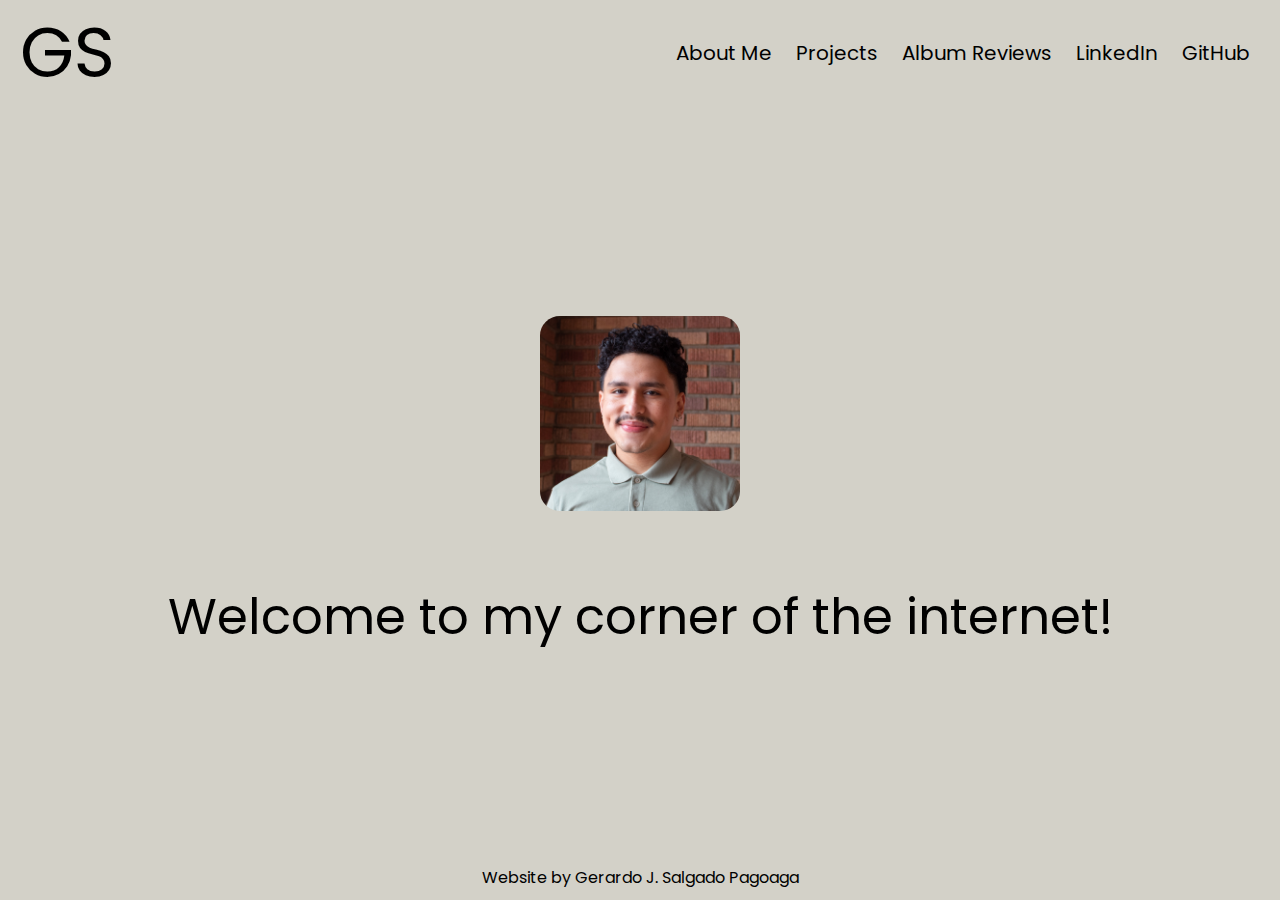
<file: index.html>
<!-- 
    This is the main page for my personal website.
    Written by Gerardo Salgado, 2023
 -->
<!DOCTYPE html>
<html lang="en">  

        <head>
            <title>Home</title>
            <link href="index.css" rel="stylesheet" />
        </head>

        <body>
            
            <header>
                <div class="top-head">
                    <div class="top-head-logo"><a href="index.html">GS</a></div>
                    <div class="top-head-buttons">
                        <span class="header-tab"><a href="about_me.html">About Me</a></span>
                        <span class="header-tab"><a href="projects.html">Projects</a></span>
                        <span class="header-tab"><a href="album_reviews.html">Album Reviews</a></span>
                        <span class="header-tab"><a href="https://www.linkedin.com/in/gersaldo/" 
                            target="_blank">LinkedIn</a></span>
                        <span class="header-tab"><a href="https://github.com/gersaldo" 
                            target="_blank">GitHub</a></span>
    
                    </div>
                </div>
            </header>

            <main>

                <div class="welcome">
                    <div ><img src="images/new_headshot.jpg" width=200em alt="Headshot" 
                        class="home_picture" ></div>
                    <div class="home_welcome">Welcome to my corner of the internet!</div>
                </div>

            </main>

            
            <footer>
                <div class="footer-content">
                    Website by Gerardo J. Salgado Pagoaga
                </div>
            </footer>

        </body>

</html>
</file>
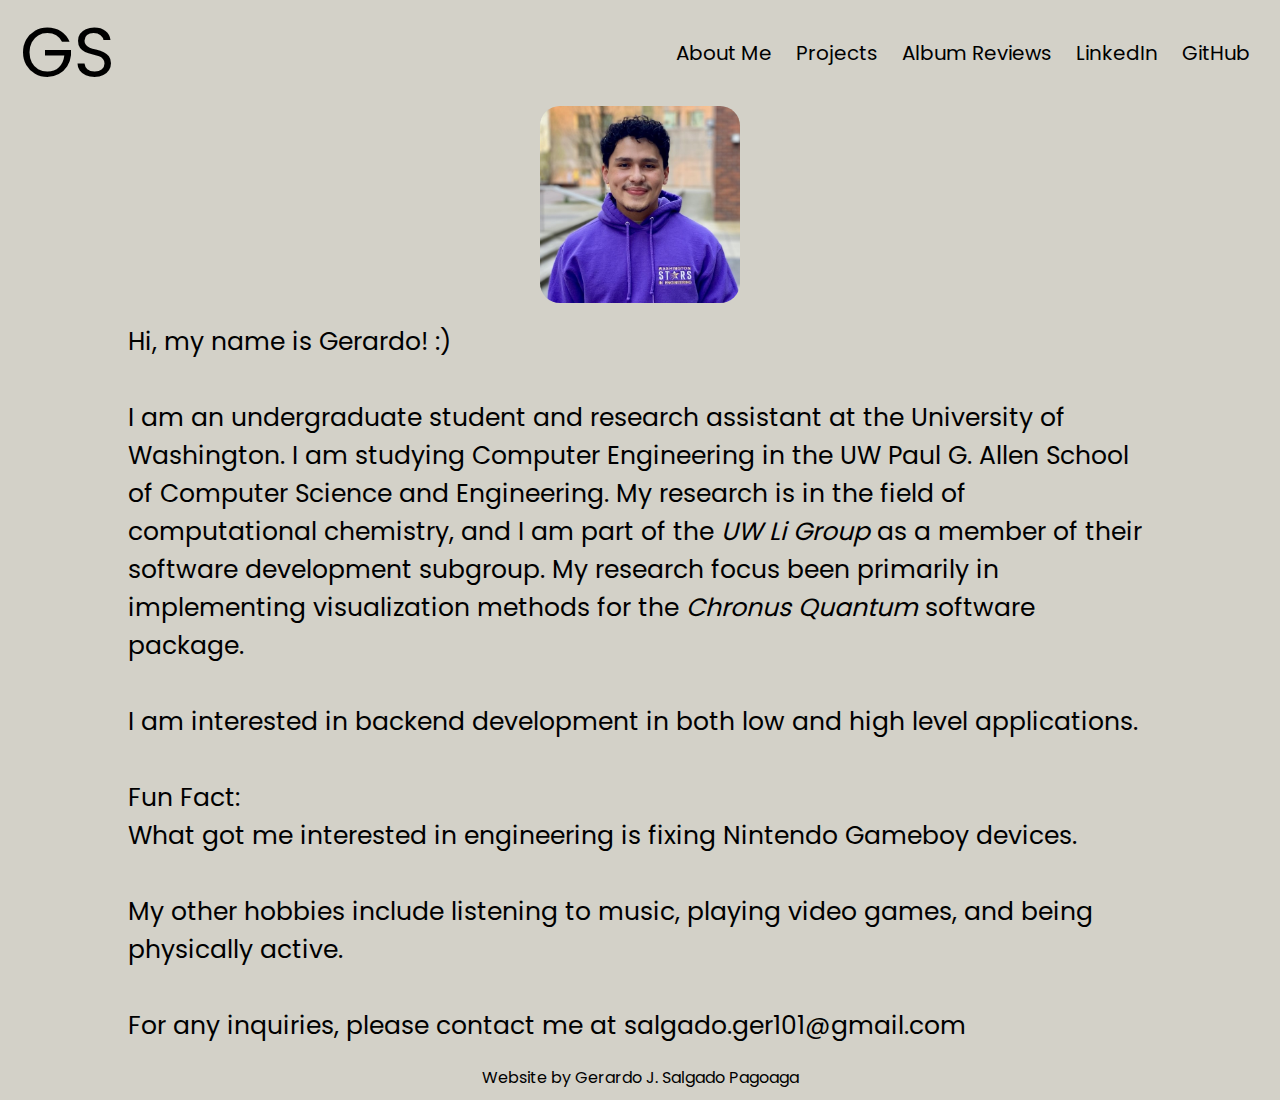
<file: about_me.html>
<!DOCTYPE html>
<html lang="en">

        <head>
            <title>About Me</title>
            <link href="about_me.css" rel="stylesheet" />
        </head>

        <body>
            
            <header>
                <div class="top-head">
                    <div class="top-head-logo"><a href="index.html">GS</a></div>
                    <div class="top-head-buttons">
                        <span class="header-tab"><a href="about_me.html">About Me</a></span>
                        <span class="header-tab"><a href="projects.html">Projects</a></span>
                        <span class="header-tab"><a href="album_reviews.html">Album Reviews</a></span>
                        <span class="header-tab"><a href="https://www.linkedin.com/in/gersaldo/" 
                            target="_blank">LinkedIn</a></span>
                        <span class="header-tab"><a href="https://github.com/gersaldo" 
                            target="_blank">GitHub</a></span>
    
                    </div>
                </div>
            </header>

           
                <main>
                    <div class="about-me">
                        <div class="about-me-block">
                            <div class="photo_holder">
                                <img src="images/headshot.jpg" width=200px alt="Headshot" class="headshot" >
                            </div>

                            <div class="about-me-paragraph">
                                Hi, my name is Gerardo! :)<br>
                                <br>
                                I am an undergraduate student and research assistant at the 
                                University of Washington. I am studying Computer Engineering in 
                                the UW Paul G. Allen School of Computer Science and Engineering. 
                                My research is in the field of computational chemistry, and I am part of the
                                <a href="https://uwligroup.org/"> <i>UW Li Group</i></a>
                                as a member of their software development subgroup.
                                My research focus been primarily in implementing visualization methods for the 
                                <a href="https://urania.chem.washington.edu/chronusq/chronusq_public/-/wikis/home">
                                    <i>Chronus Quantum</i></a>
                                software package.<br>
                                <br>
                                I am interested in backend development in both low and high level applications.<br>
                                <br>
                                Fun Fact: <br>
                                What got me interested in engineering is fixing
                                Nintendo Gameboy devices.<br>
                                <br>
                                My other hobbies include listening to music, playing video 
                                games, and being physically active.<br>
                                <br>
                                For any inquiries, please contact me at salgado.ger101@gmail.com

                            </div>
                        </div>

                    </div>
                </main>

                <footer>
                    <div class="footer-content">
                        Website by Gerardo J. Salgado Pagoaga
                    </div>
                </footer>
            
        </body>

        

    


</html>
</file>
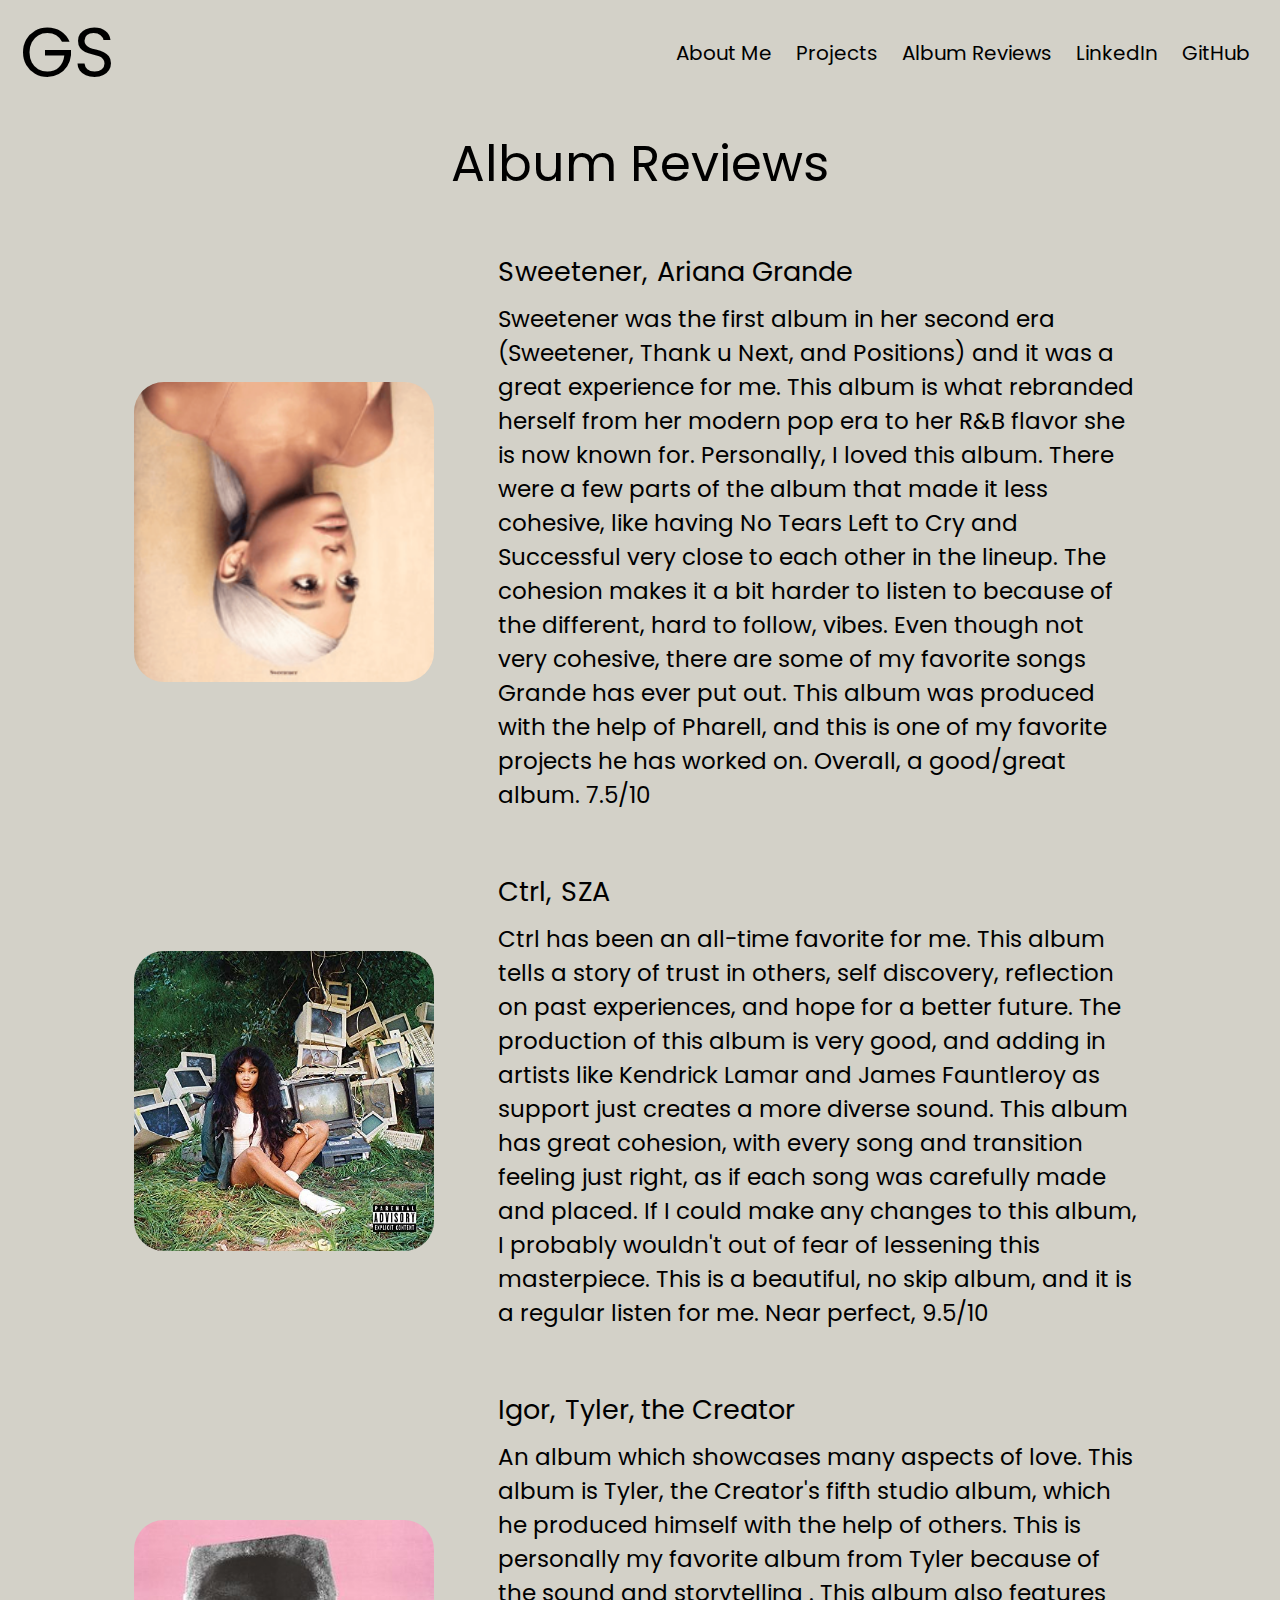
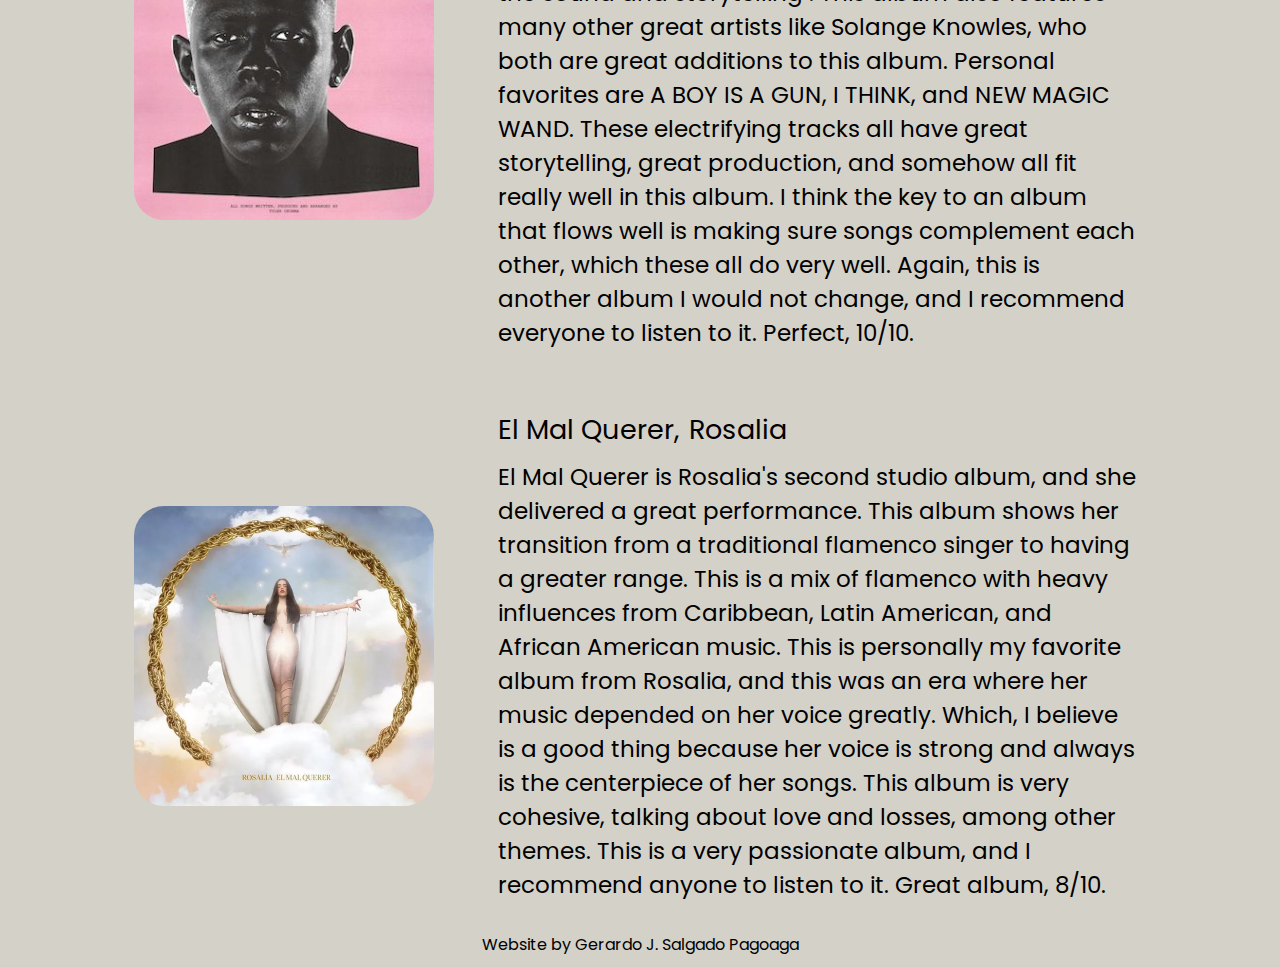
<file: album_reviews.html>
<!DOCTYPE html>
<html lang="en">


    <div class="back">

        <head>
            <title>Home</title>
            <link href="album_reviews.css" rel="stylesheet" />
        </head>

        <body>
            
            <header>
                <div class="top-head">
                    <div class="top-head-logo"><a href="index.html">GS</a></div>
                    <div class="top-head-buttons">
                        <span class="header-tab"><a href="about_me.html">About Me</a></span>
                        <span class="header-tab"><a href="projects.html">Projects</a></span>
                        <span class="header-tab"><a href="album_reviews.html">Album Reviews</a></span>
                        <span class="header-tab"><a href="https://www.linkedin.com/in/gersaldo/" 
                            target="_blank">LinkedIn</a></span>
                        <span class="header-tab"><a href="https://github.com/gersaldo" 
                            target="_blank">GitHub</a></span>
    
                    </div>
                </div>
            </header>
                <main>
                    <div class="album_welcome">Album Reviews</div>

                    <div class="album-1">
                        <div class="album-1-picture">
                            <img src="images/sweetener.png" 
                            style="width: 300px;height:300px;" alt="Sweetener Album" class="pic_cut">
                        </div>
                        <div class="album-1-words">
                            <div class="album-1-title-artist">
                                <div class="album-1-title">
                                    Sweetener,
                                </div>
                                <div class="album-1-artist">
                                    Ariana Grande
                                </div>
                            </div>
                            <div class="album-1-review">
                                Sweetener was the first album in her second era (Sweetener,
                                Thank u Next, and Positions) and it was a great experience 
                                for me. This album is what rebranded herself from her modern 
                                pop era to her R&B flavor she is now known for. Personally, 
                                I loved this album. There were a few parts of the album that 
                                made it less cohesive, like having No Tears Left to Cry and 
                                Successful very close to each other in the lineup. The cohesion
                                makes it a bit harder to listen to because of the different, hard to 
                                follow, vibes. Even though not very cohesive, there are some of my 
                                favorite songs Grande has ever put out. This album was produced with the 
                                help of Pharell, and this is one of my favorite projects he has worked on.
                                Overall, a good/great album. 7.5/10
                            </div>
                        </div>
                    </div>

                    <div class="album-1">
                        <div class="album-1-picture">
                            <img src="images/ctrl.jpg" 
                            style="width: 300px;height:300px;" alt="Ctrl Album" class="pic_cut">
                        </div>
                        <div class="album-1-words">
                            <div class="album-1-title-artist">
                                <div class="album-1-title">
                                    Ctrl,
                                </div>
                                <div class="album-1-artist">
                                    SZA
                                </div>
                            </div>
                            <div class="album-1-review">
                                Ctrl has been an all-time favorite for me. This album tells a 
                                story of trust in others, self discovery, reflection on past 
                                experiences, and hope for a better future. The production of 
                                this album is very good, and adding in artists like Kendrick 
                                Lamar and James Fauntleroy as support just creates a more 
                                diverse sound. This album has great cohesion, with every song 
                                and transition feeling just right, as if each song was 
                                carefully made and placed. If I could make any changes to 
                                this album, I probably wouldn't out of fear of lessening 
                                this masterpiece. This is a beautiful, no skip album, and 
                                it is a regular listen for me. Near perfect, 9.5/10
                            </div>
                        </div>
                    </div>
                    
                    <div class="album-1">
                        <div class="album-1-picture">
                            <img src="images/igor.jpg" 
                            style="width: 300px;height:300px;" alt="Igor Album" class="pic_cut">
                        </div>
                        <div class="album-1-words">
                            <div class="album-1-title-artist">
                                <div class="album-1-title">
                                    Igor,
                                </div>
                                <div class="album-1-artist">
                                    Tyler, the Creator
                                </div>
                            </div>
                            <div class="album-1-review">
                                An album which showcases many aspects of love. This album is 
                                Tyler, the Creator's fifth studio album, which he produced 
                                himself with the help of others. This is personally my 
                                favorite album from Tyler because of the sound and storytelling
                                . This album also features many other great artists like Solange Knowles, 
                                who both are great additions to this album. 
                                Personal favorites are A BOY IS A GUN, I THINK, and NEW MAGIC 
                                WAND. These electrifying tracks all have great storytelling, 
                                great production, and somehow all fit really well in this album. 
                                I think the key to an album that flows well is making sure songs 
                                complement each other, which these all do very well. Again, this 
                                is another album I would not change, and I recommend everyone to 
                                listen to it. Perfect, 10/10.
                            </div>
                        </div>
                    </div>

                    <div class="album-1">
                        <div class="album-1-picture">
                            <img src="images/rosalia.webp" 
                            style="width: 300px;height:300px;" alt="El Mal Querer Album" class="pic_cut">
                        </div>
                        <div class="album-1-words">
                            <div class="album-1-title-artist">
                                <div class="album-1-title">
                                    El Mal Querer,
                                </div>
                                <div class="album-1-artist">
                                    Rosalia
                                </div>
                            </div>
                            <div class="album-1-review">
                                El Mal Querer is Rosalia's second studio album, and she 
                                delivered a great performance. This album shows her transition 
                                from a traditional flamenco singer to having a greater range. 
                                This is a mix of flamenco with heavy influences from Caribbean, 
                                Latin American, and African American music. This is personally 
                                my favorite album from Rosalia, and this was an era where her 
                                music depended on her voice greatly. Which, I believe is a good 
                                thing because her voice is strong and always is the centerpiece 
                                of her songs. This album is very cohesive, talking about love 
                                and losses, among other themes. This is a very passionate album, 
                                and I recommend anyone to listen to it. Great album, 8/10.
                            </div>
                        </div>
                    </div>
                    
                </main>
            

        </body>

        

    </div> 

    <footer>
        Website by Gerardo J. Salgado Pagoaga
    </footer>


</html>
</file>
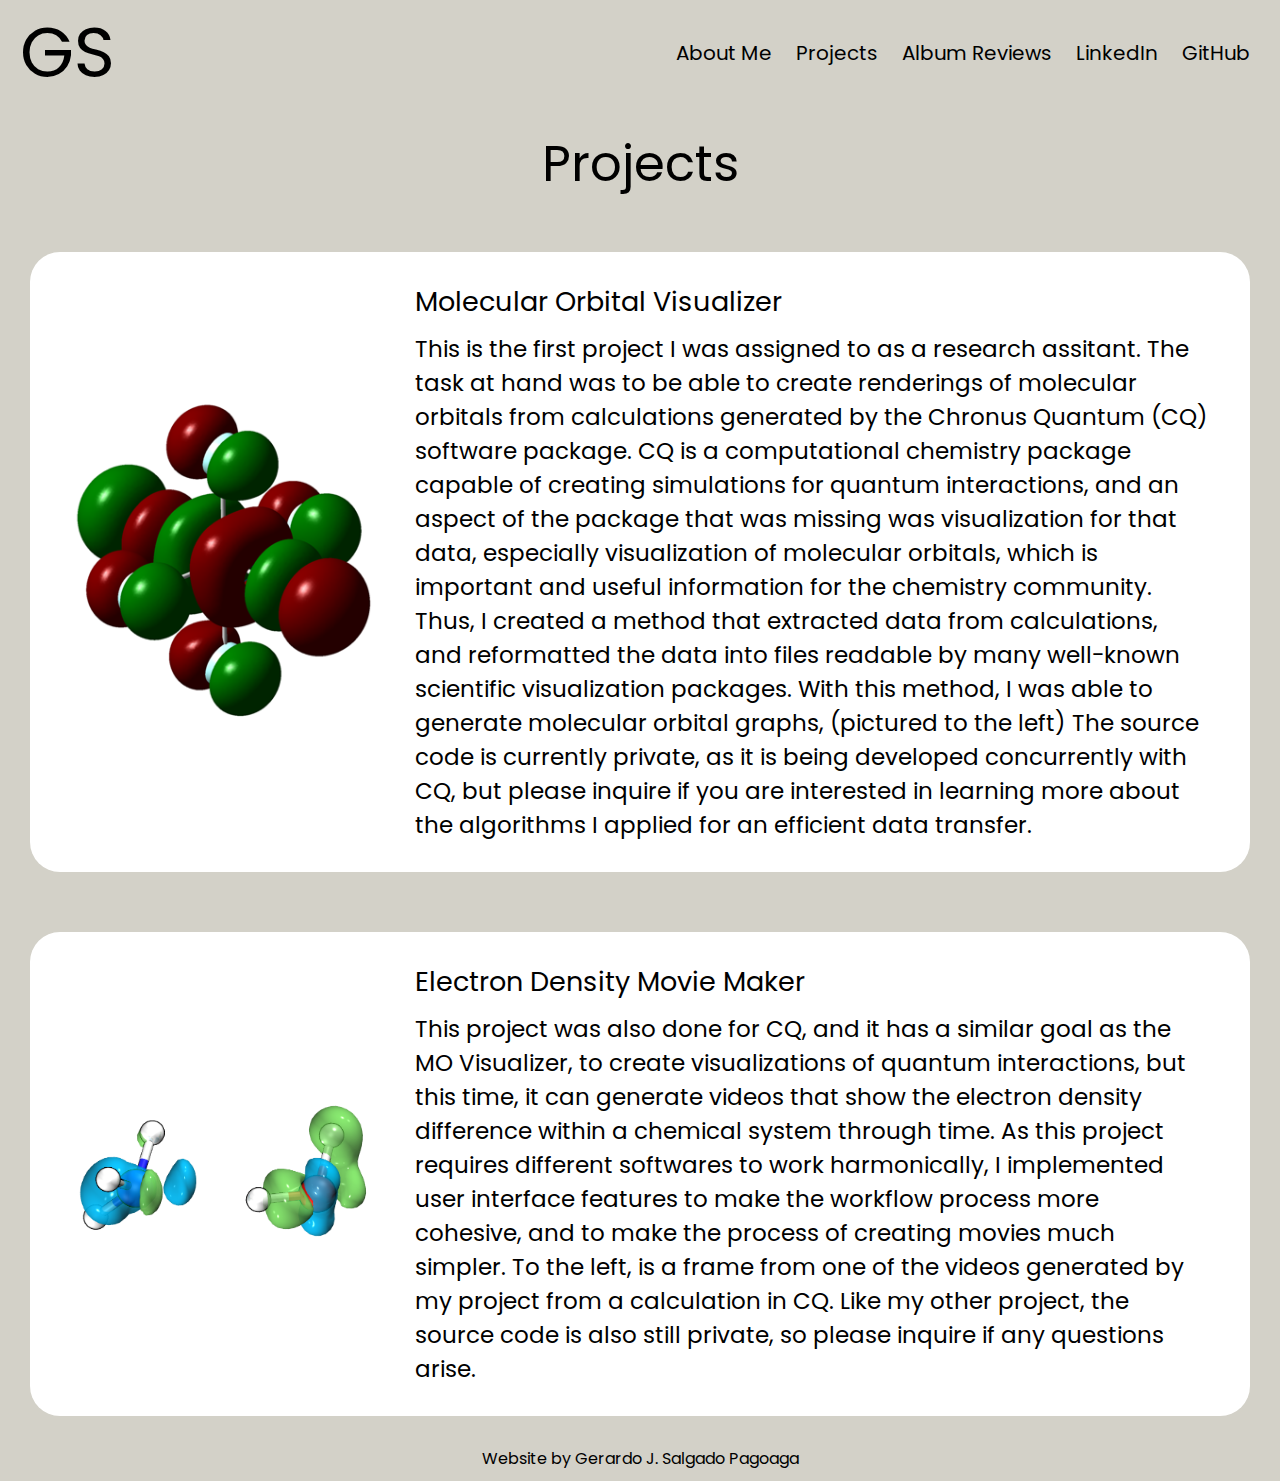
<file: projects.html>
<!DOCTYPE html>
<html lang="en">


    <head>
        <title>Home</title>
        <link href="projects.css" rel="stylesheet" />
    </head>

    <body>
        
        <header>
            <div class="top-head">
                <div class="top-head-logo"><a href="index.html">GS</a></div>
                <div class="top-head-buttons">
                    <span class="header-tab"><a href="about_me.html">About Me</a></span>
                    <span class="header-tab"><a href="projects.html">Projects</a></span>
                    <span class="header-tab"><a href="album_reviews.html">Album Reviews</a></span>
                    <span class="header-tab"><a href="https://www.linkedin.com/in/gersaldo/" 
                        target="_blank">LinkedIn</a></span>
                    <span class="header-tab"><a href="https://github.com/gersaldo" 
                        target="_blank">GitHub</a></span>

                </div>
            </div>
        </header>
            <main>
                <div class="project_welcome">Projects</div>

                <div class="project-1">
                    <div class="project-1-picture">
                        <img src="images/mo.png" style="width: 300px;" alt="Molecular Orbital" class="pic_cut">
                    </div>
                    <div class="project-1-words">
                        <div class="project-1-title-artist">
                            <div class="project-1-title">
                                Molecular Orbital Visualizer
                            </div>
                        </div>
                        <div class="project-1-review">
                            This is the first project I was assigned to 
                            as a research assitant. The task at hand was to be able to create renderings
                            of molecular orbitals from calculations generated by the Chronus Quantum (CQ)
                            software package. CQ is a computational chemistry package capable of 
                            creating simulations for quantum interactions, and an aspect of the package
                            that was missing was visualization for that data, especially visualization of 
                            molecular orbitals, which is important and useful information for the chemistry 
                            community. Thus, I created a method that extracted data from calculations, and 
                            reformatted the data into files readable by many well-known scientific visualization packages.
                            With this method, I was able to generate molecular orbital graphs, (pictured to the left)
                            The source code is currently private, as it is being developed concurrently with CQ,
                            but please inquire if you are interested in learning more about the algorithms I applied
                            for an efficient data transfer. 
                        </div>
                    </div>
                </div>

                <div class="project-1">
                    <div class="project-1-picture">
                        <img src="images/density.png" style="width: 300px;" alt="Electron Density" class="pic_cut">
                    </div>
                    
                    <div class="project-1-words">
                        <div class="project-1-title-artist">
                            <div class="project-1-title">
                                Electron Density Movie Maker
                            </div>
                        </div>
                        <div class="project-1-review">
                            This project was also done for CQ, and it has a similar
                            goal as the MO Visualizer, to create visualizations of quantum
                            interactions, but this time, it can generate videos that show
                            the electron density difference within a chemical system through time.
                            As this project requires different softwares to work harmonically, 
                            I implemented user interface features to make the workflow process
                            more cohesive, and to make the process of creating movies much simpler. To the left,
                            is a frame from one of the videos generated by my project from a calculation in CQ. 
                            Like my other project,
                            the source code is also still private, so please
                            inquire if any questions arise. 
                        </div>
                    </div>
                    
                </div>
                
                
            </main>
        

        </body>

    <footer>
        Website by Gerardo J. Salgado Pagoaga
    </footer>


</html>
</file>
<file: index.css>
@font-face {
    font-family: 'Poppins';
    src: url('assets/fonts/Poppins-Regular.woff') format('woff2'),
    url('assets/fonts/Poppins-Regular.woff2') format('woff2');
}

html {
    font-family: "Poppins", sans-serif;
}

.top-head {
    display: flex;
    flex-direction: row;
    justify-content: space-between;
    align-items: center;
}

header {
    background-color: #d3d1c8;
    background-size: cover;
    color: #d3d1c8;
    height: 20%;
}

.top-head-logo {
    font-size: 70px;
    margin-left: 20px;
    color: rgb(220, 212, 212);
}

.top-head-buttons {
    margin-right: 20px;
    color: rgb(220, 212, 212);
}

.header-tab {
    font-size: 20px; 
    padding: 10px;
    color: rgb(220, 212, 212);
}

body {
    background-color: #d3d1c8;
    display: flex;
    flex-direction: column;
    min-height: 100vh;
    margin: 0 auto;
    margin-bottom: -50 auto;
}

main {
    display: flex;
    justify-content: center;
    align-items: center;
    text-align: center;
    background-color: #d3d1c8;
    height: auto;
    margin-bottom: auto;
    margin-top: auto;
}

footer {

    width: 100%;
    display: flex;
    justify-content: center;
    align-items: center;
    color: rgb(0, 0, 0);
    background-color: #d3d1c8;
}

.footer-content {
    padding-bottom: 10px;
    display: flex;
    justify-content: center;
    align-items: center;
}

.back{
    display: flex;
    justify-content: center; 
    background-position: center;
    background-repeat: no-repeat;
    background-size:cover; 
    flex-direction: column;
}

/* Specific to page */

.welcome {
    background-color: #d3d1c8;
    background-size: cover;
    display: flex;
    flex-direction: column;
    justify-content: center;
    align-items: center;
    font-size: 50px;
    text-align: center;
}

.home_welcome {
    justify-content: center;
    margin-top: 5%;
}

.home_picture {
    justify-content: center;
    border-radius: 10%;
}


a:link {
    color: rgb(0, 0, 0);
    background-color: transparent;
    text-decoration: none;
}
  
a:visited {
color: rgb(63, 63, 63);
background-color: transparent;
}
  
a:hover {
color: rgb(255, 255, 255);
background-color: transparent;
}
</file>
<file: about_me.css>
@font-face {
    font-family: 'Poppins';
    src: url('assets/fonts/Poppins-Regular.woff') format('woff2'),
    url('assets/fonts/Poppins-Regular.woff2') format('woff2');
}

html {
    font-family: "Poppins", sans-serif;
}

.top-head {
    display: flex;
    flex-direction: row;
    justify-content: space-between;
    align-items: center;
}

header {
    background-color: #d3d1c8;
    background-size: cover;
    color: #d3d1c8;
    height: 20%;
}

.top-head-logo {
    font-size: 70px;
    margin-left: 20px;
    color: rgb(220, 212, 212);
}

.top-head-buttons {
    margin-right: 20px;
    color: rgb(220, 212, 212);
}

.header-tab {
    font-size: 20px; 
    padding: 10px;
    color: rgb(220, 212, 212);
}

body {
    background-color: #d3d1c8;
    display: flex;
    flex-direction: column;
    min-height: 100vh;
    margin: 0 auto;
    margin-bottom: -50 auto;

}

main {
    display: flex;
    justify-content: center;
    align-items: center;
    text-align: center;
    background-color: #d3d1c8;
    height: auto;
    margin-bottom: auto;
    margin-top: auto;
}

footer {
    width: 100%;
    display: flex;
    justify-content: center;
    align-items: center;
    color: rgb(0, 0, 0);
    background-color: #d3d1c8;
}

.footer-content {
    padding-bottom: 10px;
    display: flex;
    justify-content: center;
    align-items: center;
}

.back{
    display: flex;
    justify-content: center; 
    background-position: center;
    background-repeat: no-repeat;
    background-size:cover; 
    flex-direction: column;
}


/* Specific to page */
.about-me {
    font-size: 25px; 
    color: black;
    display: flex;
    flex-direction: column;
    align-items: center;
    justify-content: center;
    height: auto;
    margin-bottom: 20px;
    
}

.about-me-block {
    display: block;
    text-align: left;
    justify-content: center;
    background-color: #d3d1c8;
    padding-right: 10%;
    padding-left: 10%;
}

.about-me-header {
    display: block;
    font-size: 50px; 
}

.about-me-paragraph {
    display: block;
    margin: 0;
}

.headshot {
    display: flex;
    justify-content: right;
    border-radius: 10%;
    margin-bottom: 20px;
}

.photo_holder {
    display: flex;
    justify-content: center;
}

a:link {
    color: rgb(0, 0, 0);
    background-color: transparent;
    text-decoration: none;
}
  
a:visited {
color: rgb(63, 63, 63);
background-color: transparent;
}

a:hover {
color: rgb(255, 255, 255);
background-color: transparent;
}
</file>
<file: album_reviews.css>
@font-face {
    font-family: 'Poppins';
    src: url('assets/fonts/Poppins-Regular.woff') format('woff2'),
    url('assets/fonts/Poppins-Regular.woff2') format('woff2');
}

html {
    font-family: "Poppins", sans-serif;
}

.top-head {
    display: flex;
    flex-direction: row;
    justify-content: space-between;
    align-items: center;
}

header {
    background-color: #d3d1c8;
    background-size: cover;
    color: #d3d1c8;
    height: 20%;
}

.top-head-logo {
    font-size: 70px;
    margin-left: 20px;
    color: rgb(220, 212, 212);
}

.top-head-buttons {
    margin-right: 20px;
    color: rgb(220, 212, 212);
}

.header-tab {
    font-size: 20px; 
    padding: 10px;
    color: rgb(220, 212, 212);
}

body {
    background-color: #d3d1c8;
    display: flex;
    flex-direction: column;
    min-height: 100vh;
    margin: 0 auto;
    margin-bottom: -50 auto;
}

main {
    display: flex;
    flex-direction: column;
    justify-content: center;
    align-items: center;
    text-align: center;
    height: auto;
}

footer {
    width: 100%;
    display: flex;
    justify-content: center;
    align-items: center;
    color: rgb(0, 0, 0);
    background-color: #d3d1c8;
    padding-bottom: 10px;
}

.footer-content {
    
    display: flex;
    justify-content: center;
    align-items: center;
}


/* Specific to page */

.album_welcome {
    padding-top: 20px;
    padding-bottom: 20px;
    font-size: 50px; 
    color: rgb(0, 0, 0);
}

.album-1 {
    display: flex;
    height: auto;
    font-size: 23px; 
    color: rgb(0, 0, 0) ;
    align-items: center;
    justify-content: center;
    padding-bottom: 30px;
    padding-top: 30px;
}

.album-1-picture {

    display: flex;
    align-items: center;
    justify-content: right;
    margin-left: 15%;
    width : 100px;
    border-radius: 10%;
}

.pic_cut{
    border-radius: 10%;
}

.album-1-words {
    display: block;
    text-align: left;
    padding-left: 5%;
    width: 50%;
    height: auto;
    margin: 0;
}

.album-1-title-artist {
    display: flex;
    padding-bottom: 10px;
    font-size: 27px;
}

.album-1-title {
    display: block;
    padding-right: 10px;
    margin: 0px;
}

.album-1-review {
    display: block;
}

a:link {
    color: rgb(0, 0, 0);
    background-color: transparent;
    text-decoration: none;
}

a:visited {
color: rgb(63, 63, 63);
background-color: transparent;
}

a:hover {
color: rgb(255, 255, 255);
background-color: transparent;
}
</file>
<file: projects.css>
@font-face {
    font-family: 'Poppins';
    src: url('assets/fonts/Poppins-Regular.woff') format('woff2'),
    url('assets/fonts/Poppins-Regular.woff2') format('woff2');
}

html {
    font-family: "Poppins", sans-serif;
}

.top-head {
    display: flex;
    flex-direction: row;
    justify-content: space-between;
    align-items: center;
}

header {
    background-color: #d3d1c8;
    background-size: cover;
    color: #d3d1c8;
    height: 20%;
}

.top-head-logo {
    font-size: 70px;
    margin-left: 20px;
    color: rgb(220, 212, 212);
}

.top-head-buttons {
    margin-right: 20px;
    color: rgb(220, 212, 212);
}

.header-tab {
    font-size: 20px; 
    padding: 10px;
    color: rgb(220, 212, 212);
}

body {
    background-color: #d3d1c8;
    display: flex;
    flex-direction: column;
    min-height: 100vh;
    margin: 0 auto;
    margin-bottom: -50 auto;
}

main {
    display: flex;
    flex-direction: column;
    justify-content: center;
    align-items: center;
    text-align: center;
    height: auto;
}

footer {
    width: 100%;
    display: flex;
    justify-content: center;
    align-items: center;
    color: rgb(0, 0, 0);
    background-color: #d3d1c8;
    padding-bottom: 10px;
}

.footer-content {
    
    display: flex;
    justify-content: center;
    align-items: center;
}

/* Specific to page */

.project_welcome {
    padding-top: 20px;
    padding-bottom: 20px;
    font-size: 50px; 
    color: rgb(0, 0, 0);
}

.project-1 {
    display: flex;
    height: auto;
    font-size: 23px; 
    align-items: center;
    justify-content: center;
    padding-bottom: 30px;
    padding-top: 30px;
    background-color: rgb(255, 255, 255);
    margin: 30px;
    border-radius: 30px;
}

.project-1-picture {
    display: flex;
    align-items: center;
    margin-right: -auto;
    margin-left: auto;
}

.pic_cut{
    margin-right: auto;
    margin-left: auto;
}

.project-1-words {
    display: block;
    text-align: left;
    width: 65%;
    height: auto;
    margin: 0;
    margin-right: auto;
    margin-left: auto;
}

.project-1-title-artist {
    display: flex;
    padding-bottom: 10px;
    font-size: 27px;
}

.project-1-title {
    display: block;
    padding-right: 10px;
    margin: 0px;
}

.project-1-review {
    display: block;
}

a:link {
    color: rgb(0, 0, 0);
    background-color: transparent;
    text-decoration: none;
}

a:visited {
color: rgb(63, 63, 63);
background-color: transparent;
}

a:hover {
color: rgb(255, 255, 255);
background-color: transparent;
}
</file>
